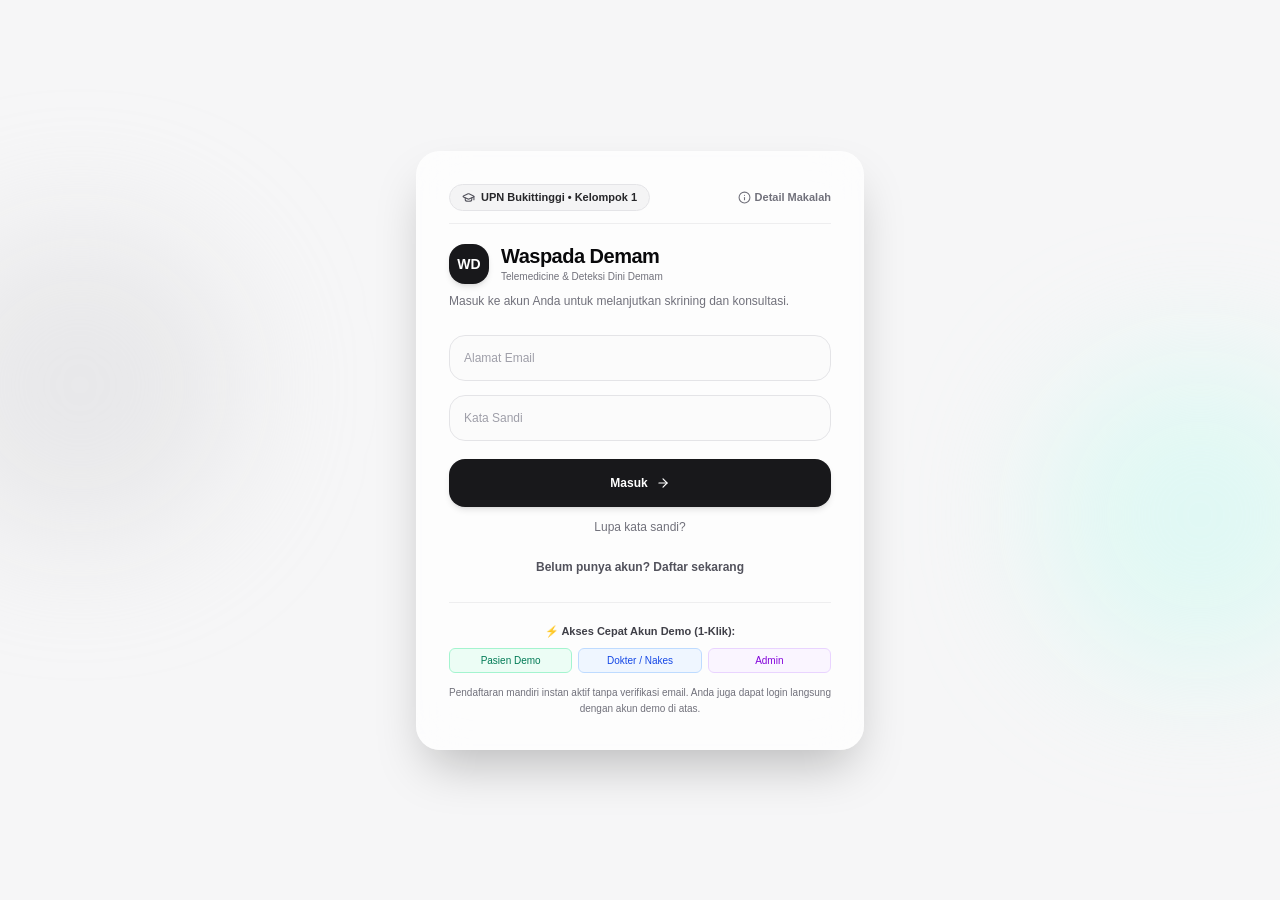
<file: waspada-demam/index.html>
<!doctype html>
<html lang="id" translate="no" class="notranslate">
  <head>
    <meta charset="UTF-8" />
    <meta name="google" content="notranslate" />
    <meta name="viewport" content="width=device-width, initial-scale=1.0, interactive-widget=resizes-content" />
    <meta name="theme-color" content="#00897B" />
    <meta name="mobile-web-app-capable" content="yes" />
    <meta name="apple-mobile-web-app-capable" content="yes" />
    <meta name="apple-mobile-web-app-status-bar-style" content="default" />
    <meta name="apple-mobile-web-app-title" content="WaspadaDemam" />
    <title>Waspada Demam</title>
    <meta name="description" content="An application built with Google AI Studio." />
    <meta property="og:title" content="My Google AI Studio App" />
    <meta property="og:description" content="An application built with Google AI Studio." />
    <meta property="og:type" content="website" />
    <meta name="twitter:card" content="summary_large_image" />
    <script type="module" crossorigin src="./assets/index-DU9zur72.js"></script>
    <link rel="stylesheet" crossorigin href="./assets/index-ChGuv1DD.css">
  <link rel="manifest" href="./manifest.webmanifest"></head>
  <body class="notranslate">
    <div id="root"></div>
  </body>
</html>
</file>
<file: waspada-demam/assets/index-ChGuv1DD.css>
/*! tailwindcss v4.3.5 | MIT License | https://tailwindcss.com */
@layer properties{@supports (((-webkit-hyphens:none)) and (not (margin-trim:block))) or ((-moz-orient:inline) and (not (color:rgb(from red r g b)))){*,:before,:after,::backdrop{--tw-scale-x:1;--tw-scale-y:1;--tw-scale-z:1;--tw-rotate-x:initial;--tw-rotate-y:initial;--tw-rotate-z:initial;--tw-skew-x:initial;--tw-skew-y:initial;--tw-space-y-reverse:0;--tw-divide-y-reverse:0;--tw-border-style:solid;--tw-leading:initial;--tw-font-weight:initial;--tw-tracking:initial;--tw-shadow:0 0 #0000;--tw-shadow-color:initial;--tw-shadow-alpha:100%;--tw-inset-shadow:0 0 #0000;--tw-inset-shadow-color:initial;--tw-inset-shadow-alpha:100%;--tw-ring-color:initial;--tw-ring-shadow:0 0 #0000;--tw-inset-ring-color:initial;--tw-inset-ring-shadow:0 0 #0000;--tw-ring-inset:initial;--tw-ring-offset-width:0px;--tw-ring-offset-color:#fff;--tw-ring-offset-shadow:0 0 #0000;--tw-blur:initial;--tw-brightness:initial;--tw-contrast:initial;--tw-grayscale:initial;--tw-hue-rotate:initial;--tw-invert:initial;--tw-opacity:initial;--tw-saturate:initial;--tw-sepia:initial;--tw-drop-shadow:initial;--tw-drop-shadow-color:initial;--tw-drop-shadow-alpha:100%;--tw-drop-shadow-size:initial;--tw-backdrop-blur:initial;--tw-backdrop-brightness:initial;--tw-backdrop-contrast:initial;--tw-backdrop-grayscale:initial;--tw-backdrop-hue-rotate:initial;--tw-backdrop-invert:initial;--tw-backdrop-opacity:initial;--tw-backdrop-saturate:initial;--tw-backdrop-sepia:initial;--tw-ease:initial;--tw-translate-x:0;--tw-translate-y:0;--tw-translate-z:0}}}@layer theme{:root,:host{--font-sans:-apple-system, BlinkMacSystemFont, "Segoe UI", Roboto, "Helvetica Neue", "Noto Sans", Arial, sans-serif, "Apple Color Emoji", "Segoe UI Emoji", "Segoe UI Symbol", "Noto Color Emoji";--font-mono:ui-monospace, SFMono-Regular, Menlo, Monaco, Consolas, "Liberation Mono", "Courier New", monospace;--color-amber-50:oklch(98.7% .022 95.277);--color-amber-100:oklch(96.2% .059 95.617);--color-amber-200:oklch(92.4% .12 95.746);--color-amber-300:oklch(87.9% .169 91.605);--color-amber-400:oklch(82.8% .189 84.429);--color-amber-500:oklch(76.9% .188 70.08);--color-amber-600:oklch(66.6% .179 58.318);--color-amber-700:oklch(55.5% .163 48.998);--color-amber-800:oklch(47.3% .137 46.201);--color-amber-900:oklch(41.4% .112 45.904);--color-emerald-50:oklch(97.9% .021 166.113);--color-emerald-100:oklch(95% .052 163.051);--color-emerald-200:oklch(90.5% .093 164.15);--color-emerald-300:oklch(84.5% .143 164.978);--color-emerald-400:oklch(76.5% .177 163.223);--color-emerald-500:oklch(69.6% .17 162.48);--color-emerald-600:oklch(59.6% .145 163.225);--color-emerald-700:oklch(50.8% .118 165.612);--color-emerald-800:oklch(43.2% .095 166.913);--color-emerald-900:oklch(37.8% .077 168.94);--color-teal-50:oklch(98.4% .014 180.72);--color-teal-100:oklch(95.3% .051 180.801);--color-teal-200:oklch(91% .096 180.426);--color-teal-400:oklch(77.7% .152 181.912);--color-teal-500:oklch(70.4% .14 182.503);--color-teal-600:oklch(60% .118 184.704);--color-teal-700:oklch(51.1% .096 186.391);--color-teal-800:oklch(43.7% .078 188.216);--color-teal-900:oklch(38.6% .063 188.416);--color-blue-50:oklch(97% .014 254.604);--color-blue-100:oklch(93.2% .032 255.585);--color-blue-200:oklch(88.2% .059 254.128);--color-blue-700:oklch(48.8% .243 264.376);--color-purple-50:oklch(97.7% .014 308.299);--color-purple-100:oklch(94.6% .033 307.174);--color-purple-200:oklch(90.2% .063 306.703);--color-purple-700:oklch(49.6% .265 301.924);--color-rose-50:oklch(96.9% .015 12.422);--color-rose-100:oklch(94.1% .03 12.58);--color-rose-200:oklch(89.2% .058 10.001);--color-rose-300:oklch(81% .117 11.638);--color-rose-400:oklch(71.2% .194 13.428);--color-rose-500:oklch(64.5% .246 16.439);--color-rose-600:oklch(58.6% .253 17.585);--color-rose-700:oklch(51.4% .222 16.935);--color-rose-800:oklch(45.5% .188 13.697);--color-rose-900:oklch(41% .159 10.272);--color-gray-50:oklch(98.5% .002 247.839);--color-gray-100:oklch(96.7% .003 264.542);--color-gray-400:oklch(70.7% .022 261.325);--color-gray-600:oklch(44.6% .03 256.802);--color-gray-900:oklch(21% .034 264.665);--color-zinc-50:oklch(98.5% 0 none);--color-zinc-100:oklch(96.7% .001 286.375);--color-zinc-200:oklch(92% .004 286.32);--color-zinc-300:oklch(87.1% .006 286.286);--color-zinc-400:oklch(70.5% .015 286.067);--color-zinc-500:oklch(55.2% .016 285.938);--color-zinc-600:oklch(44.2% .017 285.786);--color-zinc-700:oklch(37% .013 285.805);--color-zinc-800:oklch(27.4% .006 286.033);--color-zinc-900:oklch(21% .006 285.885);--color-zinc-950:oklch(14.1% .005 285.823);--color-white:#fff;--spacing:.25rem;--container-sm:24rem;--container-md:28rem;--container-lg:32rem;--container-2xl:42rem;--container-7xl:80rem;--text-xs:.75rem;--text-xs--line-height:calc(1 / .75);--text-sm:.875rem;--text-sm--line-height:calc(1.25 / .875);--text-base:1rem;--text-base--line-height:calc(1.5 / 1);--text-lg:1.125rem;--text-lg--line-height:calc(1.75 / 1.125);--text-xl:1.25rem;--text-xl--line-height:calc(1.75 / 1.25);--text-2xl:1.5rem;--text-2xl--line-height:calc(2 / 1.5);--text-3xl:1.875rem;--text-3xl--line-height:calc(2.25 / 1.875);--font-weight-normal:400;--font-weight-medium:500;--font-weight-semibold:600;--font-weight-bold:700;--font-weight-extrabold:800;--font-weight-black:900;--tracking-tight:-.025em;--tracking-wide:.025em;--tracking-wider:.05em;--leading-tight:1.25;--leading-snug:1.375;--leading-relaxed:1.625;--radius-xs:.125rem;--radius-md:.375rem;--radius-lg:.5rem;--radius-xl:.75rem;--radius-2xl:1rem;--radius-3xl:1.5rem;--ease-out:cubic-bezier(0, 0, .2, 1);--animate-pulse:pulse 2s cubic-bezier(.4, 0, .6, 1) infinite;--blur-xs:4px;--blur-sm:8px;--blur-md:12px;--blur-lg:16px;--blur-xl:24px;--blur-3xl:64px;--default-transition-duration:.15s;--default-transition-timing-function:cubic-bezier(.4, 0, .2, 1);--default-font-family:var(--font-sans);--default-mono-font-family:var(--font-mono)}}@layer base{*,:after,:before,::backdrop{box-sizing:border-box;border:0 solid;margin:0;padding:0}::file-selector-button{box-sizing:border-box;border:0 solid;margin:0;padding:0}html,:host{-webkit-text-size-adjust:100%;tab-size:4;line-height:1.5;font-family:var(--default-font-family,-apple-system, BlinkMacSystemFont, "Segoe UI", Roboto, "Helvetica Neue", "Noto Sans", Arial, sans-serif, "Apple Color Emoji", "Segoe UI Emoji", "Segoe UI Symbol", "Noto Color Emoji");font-feature-settings:var(--default-font-feature-settings,normal);font-variation-settings:var(--default-font-variation-settings,normal);-webkit-tap-highlight-color:transparent}hr{height:0;color:inherit;border-top-width:1px}abbr:where([title]){-webkit-text-decoration:underline dotted;text-decoration:underline dotted}h1,h2,h3,h4,h5,h6{font-size:inherit;font-weight:inherit}a{color:inherit;-webkit-text-decoration:inherit;-webkit-text-decoration:inherit;-webkit-text-decoration:inherit;-webkit-text-decoration:inherit;text-decoration:inherit}b,strong{font-weight:bolder}code,kbd,samp,pre{font-family:var(--default-mono-font-family,ui-monospace, SFMono-Regular, Menlo, Monaco, Consolas, "Liberation Mono", "Courier New", monospace);font-feature-settings:var(--default-mono-font-feature-settings,normal);font-variation-settings:var(--default-mono-font-variation-settings,normal);font-size:1em}small{font-size:80%}sub,sup{vertical-align:baseline;font-size:75%;line-height:0;position:relative}sub{bottom:-.25em}sup{top:-.5em}table{text-indent:0;border-color:inherit;border-collapse:collapse}:-moz-focusring:where(:not(iframe)){outline:auto}progress{vertical-align:baseline}summary{display:list-item}ol,ul,menu{list-style:none}img,svg,video,canvas,audio,iframe,embed,object{vertical-align:middle;display:block}img,video{max-width:100%;height:auto}button,input,select,optgroup,textarea{font:inherit;font-feature-settings:inherit;font-variation-settings:inherit;letter-spacing:inherit;color:inherit;opacity:1;background-color:#0000;border-radius:0}::file-selector-button{font:inherit;font-feature-settings:inherit;font-variation-settings:inherit;letter-spacing:inherit;color:inherit;opacity:1;background-color:#0000;border-radius:0}:where(select:is([multiple],[size])) optgroup{font-weight:bolder}:where(select:is([multiple],[size])) optgroup option{padding-inline-start:20px}::file-selector-button{margin-inline-end:4px}::placeholder{opacity:1}@supports (not ((-webkit-appearance:-apple-pay-button))) or (contain-intrinsic-size:1px){::placeholder{color:currentColor}@supports (color:color-mix(in lab, red, red)){::placeholder{color:color-mix(in oklab, currentcolor 50%, transparent)}}}textarea{resize:vertical}::-webkit-search-decoration{-webkit-appearance:none}::-webkit-date-and-time-value{min-height:1lh;text-align:inherit}::-webkit-datetime-edit{display:inline-flex}::-webkit-datetime-edit-fields-wrapper{padding:0}::-webkit-datetime-edit{padding-block:0}::-webkit-datetime-edit-year-field{padding-block:0}::-webkit-datetime-edit-month-field{padding-block:0}::-webkit-datetime-edit-day-field{padding-block:0}::-webkit-datetime-edit-hour-field{padding-block:0}::-webkit-datetime-edit-minute-field{padding-block:0}::-webkit-datetime-edit-second-field{padding-block:0}::-webkit-datetime-edit-millisecond-field{padding-block:0}::-webkit-datetime-edit-meridiem-field{padding-block:0}::-webkit-calendar-picker-indicator{line-height:1}:-moz-ui-invalid{box-shadow:none}button,input:where([type=button],[type=reset],[type=submit]){appearance:button}::file-selector-button{appearance:button}::-webkit-inner-spin-button{height:auto}::-webkit-outer-spin-button{height:auto}[hidden]:where(:not([hidden=until-found])){display:none!important}}@layer components;@layer utilities{.pointer-events-none{pointer-events:none}.absolute{position:absolute}.fixed{position:fixed}.relative{position:relative}.static{position:static}.sticky{position:sticky}.inset-0{inset:0}.inset-x-0{inset-inline:0}.top-0{top:0}.top-1\/4{top:25%}.top-3{top:calc(var(--spacing) * 3)}.top-5{top:calc(var(--spacing) * 5)}.top-20{top:calc(var(--spacing) * 20)}.-right-12{right:calc(var(--spacing) * -12)}.-right-20{right:calc(var(--spacing) * -20)}.right-0{right:0}.right-5{right:calc(var(--spacing) * 5)}.right-6{right:calc(var(--spacing) * 6)}.-bottom-12{bottom:calc(var(--spacing) * -12)}.bottom-0{bottom:0}.bottom-1\/4{bottom:25%}.bottom-4{bottom:calc(var(--spacing) * 4)}.-left-20{left:calc(var(--spacing) * -20)}.left-0{left:0}.left-3\.5{left:calc(var(--spacing) * 3.5)}.left-4{left:calc(var(--spacing) * 4)}.left-6{left:calc(var(--spacing) * 6)}.z-10{z-index:10}.z-20{z-index:20}.z-30{z-index:30}.z-40{z-index:40}.z-50{z-index:50}.mx-4{margin-inline:calc(var(--spacing) * 4)}.mx-auto{margin-inline:auto}.my-6{margin-block:calc(var(--spacing) * 6)}.mt-0\.5{margin-top:calc(var(--spacing) * .5)}.mt-1{margin-top:var(--spacing)}.mt-2{margin-top:calc(var(--spacing) * 2)}.mt-2\.5{margin-top:calc(var(--spacing) * 2.5)}.mt-3{margin-top:calc(var(--spacing) * 3)}.mt-4{margin-top:calc(var(--spacing) * 4)}.mt-6{margin-top:calc(var(--spacing) * 6)}.mt-8{margin-top:calc(var(--spacing) * 8)}.mb-0\.5{margin-bottom:calc(var(--spacing) * .5)}.mb-1{margin-bottom:var(--spacing)}.mb-1\.5{margin-bottom:calc(var(--spacing) * 1.5)}.mb-2{margin-bottom:calc(var(--spacing) * 2)}.mb-3{margin-bottom:calc(var(--spacing) * 3)}.mb-4{margin-bottom:calc(var(--spacing) * 4)}.mb-5{margin-bottom:calc(var(--spacing) * 5)}.mb-6{margin-bottom:calc(var(--spacing) * 6)}.mb-8{margin-bottom:calc(var(--spacing) * 8)}.ml-1{margin-left:var(--spacing)}.block{display:block}.flex{display:flex}.grid{display:grid}.hidden{display:none}.inline-block{display:inline-block}.h-1{height:var(--spacing)}.h-2{height:calc(var(--spacing) * 2)}.h-4{height:calc(var(--spacing) * 4)}.h-6{height:calc(var(--spacing) * 6)}.h-7{height:calc(var(--spacing) * 7)}.h-8{height:calc(var(--spacing) * 8)}.h-9{height:calc(var(--spacing) * 9)}.h-10{height:calc(var(--spacing) * 10)}.h-28{height:calc(var(--spacing) * 28)}.h-44{height:calc(var(--spacing) * 44)}.h-64{height:calc(var(--spacing) * 64)}.h-80{height:calc(var(--spacing) * 80)}.h-96{height:calc(var(--spacing) * 96)}.h-full{height:100%}.max-h-56{max-height:calc(var(--spacing) * 56)}.max-h-\[34rem\]{max-height:34rem}.max-h-\[90vh\]{max-height:90vh}.max-h-\[620px\]{max-height:620px}.min-h-0{min-height:0}.min-h-11{min-height:calc(var(--spacing) * 11)}.min-h-screen{min-height:100vh}.w-1{width:var(--spacing)}.w-2{width:calc(var(--spacing) * 2)}.w-4{width:calc(var(--spacing) * 4)}.w-7{width:calc(var(--spacing) * 7)}.w-8{width:calc(var(--spacing) * 8)}.w-9{width:calc(var(--spacing) * 9)}.w-10{width:calc(var(--spacing) * 10)}.w-11{width:calc(var(--spacing) * 11)}.w-44{width:calc(var(--spacing) * 44)}.w-80{width:calc(var(--spacing) * 80)}.w-full{width:100%}.max-w-2xl{max-width:var(--container-2xl)}.max-w-7xl{max-width:var(--container-7xl)}.max-w-48{max-width:calc(var(--spacing) * 48)}.max-w-\[85\%\]{max-width:85%}.max-w-lg{max-width:var(--container-lg)}.max-w-md{max-width:var(--container-md)}.max-w-sm{max-width:var(--container-sm)}.min-w-0{min-width:0}.flex-1{flex:1}.shrink-0{flex-shrink:0}.flex-grow{flex-grow:1}.scale-105{--tw-scale-x:105%;--tw-scale-y:105%;--tw-scale-z:105%;scale:var(--tw-scale-x) var(--tw-scale-y)}.rotate-180{rotate:180deg}.transform{transform:var(--tw-rotate-x, ) var(--tw-rotate-y, ) var(--tw-rotate-z, ) var(--tw-skew-x, ) var(--tw-skew-y, )}.animate-pulse{animation:var(--animate-pulse)}.cursor-pointer{cursor:pointer}.touch-manipulation{touch-action:manipulation}.resize{resize:both}.grid-cols-1{grid-template-columns:repeat(1,minmax(0,1fr))}.grid-cols-2{grid-template-columns:repeat(2,minmax(0,1fr))}.grid-cols-3{grid-template-columns:repeat(3,minmax(0,1fr))}.flex-col{flex-direction:column}.flex-wrap{flex-wrap:wrap}.items-center{align-items:center}.items-end{align-items:flex-end}.items-start{align-items:flex-start}.justify-around{justify-content:space-around}.justify-between{justify-content:space-between}.justify-center{justify-content:center}.justify-end{justify-content:flex-end}.justify-start{justify-content:flex-start}.gap-1{gap:var(--spacing)}.gap-1\.5{gap:calc(var(--spacing) * 1.5)}.gap-2{gap:calc(var(--spacing) * 2)}.gap-2\.5{gap:calc(var(--spacing) * 2.5)}.gap-3{gap:calc(var(--spacing) * 3)}.gap-4{gap:calc(var(--spacing) * 4)}.gap-5{gap:calc(var(--spacing) * 5)}.gap-6{gap:calc(var(--spacing) * 6)}:where(.space-y-0\.5>:not(:last-child)){--tw-space-y-reverse:0;margin-block-start:calc(calc(var(--spacing) * .5) * var(--tw-space-y-reverse));margin-block-end:calc(calc(var(--spacing) * .5) * calc(1 - var(--tw-space-y-reverse)))}:where(.space-y-1\.5>:not(:last-child)){--tw-space-y-reverse:0;margin-block-start:calc(calc(var(--spacing) * 1.5) * var(--tw-space-y-reverse));margin-block-end:calc(calc(var(--spacing) * 1.5) * calc(1 - var(--tw-space-y-reverse)))}:where(.space-y-2>:not(:last-child)){--tw-space-y-reverse:0;margin-block-start:calc(calc(var(--spacing) * 2) * var(--tw-space-y-reverse));margin-block-end:calc(calc(var(--spacing) * 2) * calc(1 - var(--tw-space-y-reverse)))}:where(.space-y-3>:not(:last-child)){--tw-space-y-reverse:0;margin-block-start:calc(calc(var(--spacing) * 3) * var(--tw-space-y-reverse));margin-block-end:calc(calc(var(--spacing) * 3) * calc(1 - var(--tw-space-y-reverse)))}:where(.space-y-3\.5>:not(:last-child)){--tw-space-y-reverse:0;margin-block-start:calc(calc(var(--spacing) * 3.5) * var(--tw-space-y-reverse));margin-block-end:calc(calc(var(--spacing) * 3.5) * calc(1 - var(--tw-space-y-reverse)))}:where(.space-y-4>:not(:last-child)){--tw-space-y-reverse:0;margin-block-start:calc(calc(var(--spacing) * 4) * var(--tw-space-y-reverse));margin-block-end:calc(calc(var(--spacing) * 4) * calc(1 - var(--tw-space-y-reverse)))}:where(.space-y-5>:not(:last-child)){--tw-space-y-reverse:0;margin-block-start:calc(calc(var(--spacing) * 5) * var(--tw-space-y-reverse));margin-block-end:calc(calc(var(--spacing) * 5) * calc(1 - var(--tw-space-y-reverse)))}:where(.space-y-6>:not(:last-child)){--tw-space-y-reverse:0;margin-block-start:calc(calc(var(--spacing) * 6) * var(--tw-space-y-reverse));margin-block-end:calc(calc(var(--spacing) * 6) * calc(1 - var(--tw-space-y-reverse)))}:where(.divide-y>:not(:last-child)){--tw-divide-y-reverse:0;border-bottom-style:var(--tw-border-style);border-top-style:var(--tw-border-style);border-top-width:calc(1px * var(--tw-divide-y-reverse));border-bottom-width:calc(1px * calc(1 - var(--tw-divide-y-reverse)))}:where(.divide-zinc-100>:not(:last-child)){border-color:var(--color-zinc-100)}.truncate{text-overflow:ellipsis;white-space:nowrap;overflow:hidden}.overflow-hidden{overflow:hidden}.overflow-x-auto{overflow-x:auto}.overflow-y-auto{overflow-y:auto}.rounded-2xl{border-radius:var(--radius-2xl)}.rounded-3xl{border-radius:var(--radius-3xl)}.rounded-full{border-radius:2147483647px}.rounded-lg{border-radius:var(--radius-lg)}.rounded-md{border-radius:var(--radius-md)}.rounded-xl{border-radius:var(--radius-xl)}.rounded-t-3xl{border-top-left-radius:var(--radius-3xl);border-top-right-radius:var(--radius-3xl)}.rounded-b-3xl{border-bottom-right-radius:var(--radius-3xl);border-bottom-left-radius:var(--radius-3xl)}.rounded-br-xs{border-bottom-right-radius:var(--radius-xs)}.rounded-bl-xs{border-bottom-left-radius:var(--radius-xs)}.border{border-style:var(--tw-border-style);border-width:1px}.border-x{border-inline-style:var(--tw-border-style);border-inline-width:1px}.border-t{border-top-style:var(--tw-border-style);border-top-width:1px}.border-b{border-bottom-style:var(--tw-border-style);border-bottom-width:1px}.border-amber-200{border-color:var(--color-amber-200)}.border-amber-300{border-color:var(--color-amber-300)}.border-blue-200{border-color:var(--color-blue-200)}.border-emerald-200{border-color:var(--color-emerald-200)}.border-emerald-300{border-color:var(--color-emerald-300)}.border-gray-100{border-color:var(--color-gray-100)}.border-purple-200{border-color:var(--color-purple-200)}.border-rose-100{border-color:var(--color-rose-100)}.border-rose-200{border-color:var(--color-rose-200)}.border-rose-200\/80{border-color:#ffccd3cc}@supports (color:color-mix(in lab, red, red)){.border-rose-200\/80{border-color:color-mix(in oklab, var(--color-rose-200) 80%, transparent)}}.border-rose-300{border-color:var(--color-rose-300)}.border-rose-400{border-color:var(--color-rose-400)}.border-teal-200{border-color:var(--color-teal-200)}.border-white\/15{border-color:#ffffff26}@supports (color:color-mix(in lab, red, red)){.border-white\/15{border-color:color-mix(in oklab, var(--color-white) 15%, transparent)}}.border-white\/60{border-color:#fff9}@supports (color:color-mix(in lab, red, red)){.border-white\/60{border-color:color-mix(in oklab, var(--color-white) 60%, transparent)}}.border-zinc-100{border-color:var(--color-zinc-100)}.border-zinc-200{border-color:var(--color-zinc-200)}.border-zinc-200\/60{border-color:#e4e4e799}@supports (color:color-mix(in lab, red, red)){.border-zinc-200\/60{border-color:color-mix(in oklab, var(--color-zinc-200) 60%, transparent)}}.border-zinc-200\/70{border-color:#e4e4e7b3}@supports (color:color-mix(in lab, red, red)){.border-zinc-200\/70{border-color:color-mix(in oklab, var(--color-zinc-200) 70%, transparent)}}.border-zinc-200\/80{border-color:#e4e4e7cc}@supports (color:color-mix(in lab, red, red)){.border-zinc-200\/80{border-color:color-mix(in oklab, var(--color-zinc-200) 80%, transparent)}}.border-zinc-200\/90{border-color:#e4e4e7e6}@supports (color:color-mix(in lab, red, red)){.border-zinc-200\/90{border-color:color-mix(in oklab, var(--color-zinc-200) 90%, transparent)}}.border-zinc-300{border-color:var(--color-zinc-300)}.border-zinc-800{border-color:var(--color-zinc-800)}.border-zinc-900{border-color:var(--color-zinc-900)}.bg-amber-50{background-color:var(--color-amber-50)}.bg-amber-50\/70{background-color:#fffbebb3}@supports (color:color-mix(in lab, red, red)){.bg-amber-50\/70{background-color:color-mix(in oklab, var(--color-amber-50) 70%, transparent)}}.bg-amber-100{background-color:var(--color-amber-100)}.bg-amber-500{background-color:var(--color-amber-500)}.bg-blue-50{background-color:var(--color-blue-50)}.bg-emerald-50{background-color:var(--color-emerald-50)}.bg-emerald-50\/70{background-color:#ecfdf5b3}@supports (color:color-mix(in lab, red, red)){.bg-emerald-50\/70{background-color:color-mix(in oklab, var(--color-emerald-50) 70%, transparent)}}.bg-emerald-100{background-color:var(--color-emerald-100)}.bg-emerald-200{background-color:var(--color-emerald-200)}.bg-emerald-600{background-color:var(--color-emerald-600)}.bg-gray-50{background-color:var(--color-gray-50)}.bg-purple-50{background-color:var(--color-purple-50)}.bg-rose-50{background-color:var(--color-rose-50)}.bg-rose-50\/70{background-color:#fff1f2b3}@supports (color:color-mix(in lab, red, red)){.bg-rose-50\/70{background-color:color-mix(in oklab, var(--color-rose-50) 70%, transparent)}}.bg-rose-100{background-color:var(--color-rose-100)}.bg-rose-200{background-color:var(--color-rose-200)}.bg-rose-600{background-color:var(--color-rose-600)}.bg-rose-800{background-color:var(--color-rose-800)}.bg-teal-50{background-color:var(--color-teal-50)}.bg-teal-100\/50{background-color:#cbfbf180}@supports (color:color-mix(in lab, red, red)){.bg-teal-100\/50{background-color:color-mix(in oklab, var(--color-teal-100) 50%, transparent)}}.bg-teal-500\/10{background-color:#00baa71a}@supports (color:color-mix(in lab, red, red)){.bg-teal-500\/10{background-color:color-mix(in oklab, var(--color-teal-500) 10%, transparent)}}.bg-teal-700{background-color:var(--color-teal-700)}.bg-white{background-color:var(--color-white)}.bg-white\/10{background-color:#ffffff1a}@supports (color:color-mix(in lab, red, red)){.bg-white\/10{background-color:color-mix(in oklab, var(--color-white) 10%, transparent)}}.bg-white\/15{background-color:#ffffff26}@supports (color:color-mix(in lab, red, red)){.bg-white\/15{background-color:color-mix(in oklab, var(--color-white) 15%, transparent)}}.bg-white\/85{background-color:#ffffffd9}@supports (color:color-mix(in lab, red, red)){.bg-white\/85{background-color:color-mix(in oklab, var(--color-white) 85%, transparent)}}.bg-white\/90{background-color:#ffffffe6}@supports (color:color-mix(in lab, red, red)){.bg-white\/90{background-color:color-mix(in oklab, var(--color-white) 90%, transparent)}}.bg-zinc-50{background-color:var(--color-zinc-50)}.bg-zinc-50\/70{background-color:#fafafab3}@supports (color:color-mix(in lab, red, red)){.bg-zinc-50\/70{background-color:color-mix(in oklab, var(--color-zinc-50) 70%, transparent)}}.bg-zinc-50\/80{background-color:#fafafacc}@supports (color:color-mix(in lab, red, red)){.bg-zinc-50\/80{background-color:color-mix(in oklab, var(--color-zinc-50) 80%, transparent)}}.bg-zinc-100{background-color:var(--color-zinc-100)}.bg-zinc-100\/80{background-color:#f4f4f5cc}@supports (color:color-mix(in lab, red, red)){.bg-zinc-100\/80{background-color:color-mix(in oklab, var(--color-zinc-100) 80%, transparent)}}.bg-zinc-200{background-color:var(--color-zinc-200)}.bg-zinc-300{background-color:var(--color-zinc-300)}.bg-zinc-300\/40{background-color:#d4d4d866}@supports (color:color-mix(in lab, red, red)){.bg-zinc-300\/40{background-color:color-mix(in oklab, var(--color-zinc-300) 40%, transparent)}}.bg-zinc-800{background-color:var(--color-zinc-800)}.bg-zinc-900{background-color:var(--color-zinc-900)}.bg-zinc-950{background-color:var(--color-zinc-950)}.bg-zinc-950\/60{background-color:#09090b99}@supports (color:color-mix(in lab, red, red)){.bg-zinc-950\/60{background-color:color-mix(in oklab, var(--color-zinc-950) 60%, transparent)}}.bg-zinc-950\/65{background-color:#09090ba6}@supports (color:color-mix(in lab, red, red)){.bg-zinc-950\/65{background-color:color-mix(in oklab, var(--color-zinc-950) 65%, transparent)}}.p-1{padding:var(--spacing)}.p-1\.5{padding:calc(var(--spacing) * 1.5)}.p-2{padding:calc(var(--spacing) * 2)}.p-2\.5{padding:calc(var(--spacing) * 2.5)}.p-3{padding:calc(var(--spacing) * 3)}.p-3\.5{padding:calc(var(--spacing) * 3.5)}.p-4{padding:calc(var(--spacing) * 4)}.p-5{padding:calc(var(--spacing) * 5)}.p-6{padding:calc(var(--spacing) * 6)}.p-7{padding:calc(var(--spacing) * 7)}.p-8{padding:calc(var(--spacing) * 8)}.p-12{padding:calc(var(--spacing) * 12)}.px-1{padding-inline:var(--spacing)}.px-2{padding-inline:calc(var(--spacing) * 2)}.px-2\.5{padding-inline:calc(var(--spacing) * 2.5)}.px-3{padding-inline:calc(var(--spacing) * 3)}.px-3\.5{padding-inline:calc(var(--spacing) * 3.5)}.px-4{padding-inline:calc(var(--spacing) * 4)}.px-5{padding-inline:calc(var(--spacing) * 5)}.px-6{padding-inline:calc(var(--spacing) * 6)}.py-0\.5{padding-block:calc(var(--spacing) * .5)}.py-1{padding-block:var(--spacing)}.py-1\.5{padding-block:calc(var(--spacing) * 1.5)}.py-2{padding-block:calc(var(--spacing) * 2)}.py-2\.5{padding-block:calc(var(--spacing) * 2.5)}.py-3\.5{padding-block:calc(var(--spacing) * 3.5)}.py-4{padding-block:calc(var(--spacing) * 4)}.py-8{padding-block:calc(var(--spacing) * 8)}.pt-1{padding-top:var(--spacing)}.pt-2{padding-top:calc(var(--spacing) * 2)}.pt-3{padding-top:calc(var(--spacing) * 3)}.pt-4{padding-top:calc(var(--spacing) * 4)}.pt-5{padding-top:calc(var(--spacing) * 5)}.pt-6{padding-top:calc(var(--spacing) * 6)}.pr-1{padding-right:var(--spacing)}.pr-4{padding-right:calc(var(--spacing) * 4)}.pb-2{padding-bottom:calc(var(--spacing) * 2)}.pb-3{padding-bottom:calc(var(--spacing) * 3)}.pb-4{padding-bottom:calc(var(--spacing) * 4)}.pb-5{padding-bottom:calc(var(--spacing) * 5)}.pb-12{padding-bottom:calc(var(--spacing) * 12)}.pb-20{padding-bottom:calc(var(--spacing) * 20)}.pb-24{padding-bottom:calc(var(--spacing) * 24)}.pl-10{padding-left:calc(var(--spacing) * 10)}.text-center{text-align:center}.text-left{text-align:left}.text-right{text-align:right}.font-mono{font-family:var(--font-mono)}.font-sans{font-family:var(--font-sans)}.text-2xl{font-size:var(--text-2xl);line-height:var(--tw-leading,var(--text-2xl--line-height))}.text-3xl{font-size:var(--text-3xl);line-height:var(--tw-leading,var(--text-3xl--line-height))}.text-base{font-size:var(--text-base);line-height:var(--tw-leading,var(--text-base--line-height))}.text-lg{font-size:var(--text-lg);line-height:var(--tw-leading,var(--text-lg--line-height))}.text-sm{font-size:var(--text-sm);line-height:var(--tw-leading,var(--text-sm--line-height))}.text-xl{font-size:var(--text-xl);line-height:var(--tw-leading,var(--text-xl--line-height))}.text-xs{font-size:var(--text-xs);line-height:var(--tw-leading,var(--text-xs--line-height))}.text-\[10px\]{font-size:10px}.text-\[11px\]{font-size:11px}.leading-relaxed{--tw-leading:var(--leading-relaxed);line-height:var(--leading-relaxed)}.leading-snug{--tw-leading:var(--leading-snug);line-height:var(--leading-snug)}.leading-tight{--tw-leading:var(--leading-tight);line-height:var(--leading-tight)}.font-black{--tw-font-weight:var(--font-weight-black);font-weight:var(--font-weight-black)}.font-bold{--tw-font-weight:var(--font-weight-bold);font-weight:var(--font-weight-bold)}.font-extrabold{--tw-font-weight:var(--font-weight-extrabold);font-weight:var(--font-weight-extrabold)}.font-medium{--tw-font-weight:var(--font-weight-medium);font-weight:var(--font-weight-medium)}.font-normal{--tw-font-weight:var(--font-weight-normal);font-weight:var(--font-weight-normal)}.font-semibold{--tw-font-weight:var(--font-weight-semibold);font-weight:var(--font-weight-semibold)}.tracking-tight{--tw-tracking:var(--tracking-tight);letter-spacing:var(--tracking-tight)}.tracking-wide{--tw-tracking:var(--tracking-wide);letter-spacing:var(--tracking-wide)}.tracking-wider{--tw-tracking:var(--tracking-wider);letter-spacing:var(--tracking-wider)}.whitespace-pre-wrap{white-space:pre-wrap}.text-amber-200{color:var(--color-amber-200)}.text-amber-500{color:var(--color-amber-500)}.text-amber-600{color:var(--color-amber-600)}.text-amber-700{color:var(--color-amber-700)}.text-amber-800{color:var(--color-amber-800)}.text-amber-900{color:var(--color-amber-900)}.text-blue-700{color:var(--color-blue-700)}.text-emerald-500{color:var(--color-emerald-500)}.text-emerald-600{color:var(--color-emerald-600)}.text-emerald-700{color:var(--color-emerald-700)}.text-emerald-800{color:var(--color-emerald-800)}.text-emerald-900{color:var(--color-emerald-900)}.text-gray-400{color:var(--color-gray-400)}.text-gray-600{color:var(--color-gray-600)}.text-gray-900{color:var(--color-gray-900)}.text-purple-700{color:var(--color-purple-700)}.text-rose-100{color:var(--color-rose-100)}.text-rose-500{color:var(--color-rose-500)}.text-rose-600{color:var(--color-rose-600)}.text-rose-700{color:var(--color-rose-700)}.text-rose-800{color:var(--color-rose-800)}.text-rose-900{color:var(--color-rose-900)}.text-teal-400{color:var(--color-teal-400)}.text-teal-600{color:var(--color-teal-600)}.text-teal-700{color:var(--color-teal-700)}.text-teal-800{color:var(--color-teal-800)}.text-teal-900{color:var(--color-teal-900)}.text-white{color:var(--color-white)}.text-white\/70{color:#ffffffb3}@supports (color:color-mix(in lab, red, red)){.text-white\/70{color:color-mix(in oklab, var(--color-white) 70%, transparent)}}.text-white\/80{color:#fffc}@supports (color:color-mix(in lab, red, red)){.text-white\/80{color:color-mix(in oklab, var(--color-white) 80%, transparent)}}.text-white\/90{color:#ffffffe6}@supports (color:color-mix(in lab, red, red)){.text-white\/90{color:color-mix(in oklab, var(--color-white) 90%, transparent)}}.text-zinc-200{color:var(--color-zinc-200)}.text-zinc-300{color:var(--color-zinc-300)}.text-zinc-300\/85{color:#d4d4d8d9}@supports (color:color-mix(in lab, red, red)){.text-zinc-300\/85{color:color-mix(in oklab, var(--color-zinc-300) 85%, transparent)}}.text-zinc-400{color:var(--color-zinc-400)}.text-zinc-500{color:var(--color-zinc-500)}.text-zinc-600{color:var(--color-zinc-600)}.text-zinc-700{color:var(--color-zinc-700)}.text-zinc-800{color:var(--color-zinc-800)}.text-zinc-900{color:var(--color-zinc-900)}.text-zinc-950{color:var(--color-zinc-950)}.capitalize{text-transform:capitalize}.uppercase{text-transform:uppercase}.italic{font-style:italic}.underline{text-decoration-line:underline}.opacity-40{opacity:.4}.opacity-80{opacity:.8}.shadow-2xl{--tw-shadow:0 25px 50px -12px var(--tw-shadow-color,#00000040);box-shadow:var(--tw-inset-shadow), var(--tw-inset-ring-shadow), var(--tw-ring-offset-shadow), var(--tw-ring-shadow), var(--tw-shadow)}.shadow-2xs{--tw-shadow:0 1px var(--tw-shadow-color,#0000000d);box-shadow:var(--tw-inset-shadow), var(--tw-inset-ring-shadow), var(--tw-ring-offset-shadow), var(--tw-ring-shadow), var(--tw-shadow)}.shadow-lg{--tw-shadow:0 10px 15px -3px var(--tw-shadow-color,#0000001a), 0 4px 6px -4px var(--tw-shadow-color,#0000001a);box-shadow:var(--tw-inset-shadow), var(--tw-inset-ring-shadow), var(--tw-ring-offset-shadow), var(--tw-ring-shadow), var(--tw-shadow)}.shadow-md{--tw-shadow:0 4px 6px -1px var(--tw-shadow-color,#0000001a), 0 2px 4px -2px var(--tw-shadow-color,#0000001a);box-shadow:var(--tw-inset-shadow), var(--tw-inset-ring-shadow), var(--tw-ring-offset-shadow), var(--tw-ring-shadow), var(--tw-shadow)}.shadow-sm{--tw-shadow:0 1px 3px 0 var(--tw-shadow-color,#0000001a), 0 1px 2px -1px var(--tw-shadow-color,#0000001a);box-shadow:var(--tw-inset-shadow), var(--tw-inset-ring-shadow), var(--tw-ring-offset-shadow), var(--tw-ring-shadow), var(--tw-shadow)}.shadow-xl{--tw-shadow:0 20px 25px -5px var(--tw-shadow-color,#0000001a), 0 8px 10px -6px var(--tw-shadow-color,#0000001a);box-shadow:var(--tw-inset-shadow), var(--tw-inset-ring-shadow), var(--tw-ring-offset-shadow), var(--tw-ring-shadow), var(--tw-shadow)}.shadow-xs{--tw-shadow:0 1px 2px 0 var(--tw-shadow-color,#0000000d);box-shadow:var(--tw-inset-shadow), var(--tw-inset-ring-shadow), var(--tw-ring-offset-shadow), var(--tw-ring-shadow), var(--tw-shadow)}.ring-2{--tw-ring-shadow:var(--tw-ring-inset, ) 0 0 0 calc(2px + var(--tw-ring-offset-width)) var(--tw-ring-color,currentcolor);box-shadow:var(--tw-inset-shadow), var(--tw-inset-ring-shadow), var(--tw-ring-offset-shadow), var(--tw-ring-shadow), var(--tw-shadow)}.ring-amber-400\/20{--tw-ring-color:#fcbb0033}@supports (color:color-mix(in lab, red, red)){.ring-amber-400\/20{--tw-ring-color:color-mix(in oklab, var(--color-amber-400) 20%, transparent)}}.ring-emerald-400\/20{--tw-ring-color:#00d29433}@supports (color:color-mix(in lab, red, red)){.ring-emerald-400\/20{--tw-ring-color:color-mix(in oklab, var(--color-emerald-400) 20%, transparent)}}.ring-rose-400\/20{--tw-ring-color:#ff667f33}@supports (color:color-mix(in lab, red, red)){.ring-rose-400\/20{--tw-ring-color:color-mix(in oklab, var(--color-rose-400) 20%, transparent)}}.ring-zinc-700{--tw-ring-color:var(--color-zinc-700)}.ring-zinc-900\/10{--tw-ring-color:#18181b1a}@supports (color:color-mix(in lab, red, red)){.ring-zinc-900\/10{--tw-ring-color:color-mix(in oklab, var(--color-zinc-900) 10%, transparent)}}.blur-3xl{--tw-blur:blur(var(--blur-3xl));filter:var(--tw-blur, ) var(--tw-brightness, ) var(--tw-contrast, ) var(--tw-grayscale, ) var(--tw-hue-rotate, ) var(--tw-invert, ) var(--tw-saturate, ) var(--tw-sepia, ) var(--tw-drop-shadow, )}.filter{filter:var(--tw-blur, ) var(--tw-brightness, ) var(--tw-contrast, ) var(--tw-grayscale, ) var(--tw-hue-rotate, ) var(--tw-invert, ) var(--tw-saturate, ) var(--tw-sepia, ) var(--tw-drop-shadow, )}.backdrop-blur-lg{--tw-backdrop-blur:blur(var(--blur-lg));-webkit-backdrop-filter:var(--tw-backdrop-blur, ) var(--tw-backdrop-brightness, ) var(--tw-backdrop-contrast, ) var(--tw-backdrop-grayscale, ) var(--tw-backdrop-hue-rotate, ) var(--tw-backdrop-invert, ) var(--tw-backdrop-opacity, ) var(--tw-backdrop-saturate, ) var(--tw-backdrop-sepia, );backdrop-filter:var(--tw-backdrop-blur, ) var(--tw-backdrop-brightness, ) var(--tw-backdrop-contrast, ) var(--tw-backdrop-grayscale, ) var(--tw-backdrop-hue-rotate, ) var(--tw-backdrop-invert, ) var(--tw-backdrop-opacity, ) var(--tw-backdrop-saturate, ) var(--tw-backdrop-sepia, )}.backdrop-blur-md{--tw-backdrop-blur:blur(var(--blur-md));-webkit-backdrop-filter:var(--tw-backdrop-blur, ) var(--tw-backdrop-brightness, ) var(--tw-backdrop-contrast, ) var(--tw-backdrop-grayscale, ) var(--tw-backdrop-hue-rotate, ) var(--tw-backdrop-invert, ) var(--tw-backdrop-opacity, ) var(--tw-backdrop-saturate, ) var(--tw-backdrop-sepia, );backdrop-filter:var(--tw-backdrop-blur, ) var(--tw-backdrop-brightness, ) var(--tw-backdrop-contrast, ) var(--tw-backdrop-grayscale, ) var(--tw-backdrop-hue-rotate, ) var(--tw-backdrop-invert, ) var(--tw-backdrop-opacity, ) var(--tw-backdrop-saturate, ) var(--tw-backdrop-sepia, )}.backdrop-blur-sm{--tw-backdrop-blur:blur(var(--blur-sm));-webkit-backdrop-filter:var(--tw-backdrop-blur, ) var(--tw-backdrop-brightness, ) var(--tw-backdrop-contrast, ) var(--tw-backdrop-grayscale, ) var(--tw-backdrop-hue-rotate, ) var(--tw-backdrop-invert, ) var(--tw-backdrop-opacity, ) var(--tw-backdrop-saturate, ) var(--tw-backdrop-sepia, );backdrop-filter:var(--tw-backdrop-blur, ) var(--tw-backdrop-brightness, ) var(--tw-backdrop-contrast, ) var(--tw-backdrop-grayscale, ) var(--tw-backdrop-hue-rotate, ) var(--tw-backdrop-invert, ) var(--tw-backdrop-opacity, ) var(--tw-backdrop-saturate, ) var(--tw-backdrop-sepia, )}.backdrop-blur-xl{--tw-backdrop-blur:blur(var(--blur-xl));-webkit-backdrop-filter:var(--tw-backdrop-blur, ) var(--tw-backdrop-brightness, ) var(--tw-backdrop-contrast, ) var(--tw-backdrop-grayscale, ) var(--tw-backdrop-hue-rotate, ) var(--tw-backdrop-invert, ) var(--tw-backdrop-opacity, ) var(--tw-backdrop-saturate, ) var(--tw-backdrop-sepia, );backdrop-filter:var(--tw-backdrop-blur, ) var(--tw-backdrop-brightness, ) var(--tw-backdrop-contrast, ) var(--tw-backdrop-grayscale, ) var(--tw-backdrop-hue-rotate, ) var(--tw-backdrop-invert, ) var(--tw-backdrop-opacity, ) var(--tw-backdrop-saturate, ) var(--tw-backdrop-sepia, )}.backdrop-blur-xs{--tw-backdrop-blur:blur(var(--blur-xs));-webkit-backdrop-filter:var(--tw-backdrop-blur, ) var(--tw-backdrop-brightness, ) var(--tw-backdrop-contrast, ) var(--tw-backdrop-grayscale, ) var(--tw-backdrop-hue-rotate, ) var(--tw-backdrop-invert, ) var(--tw-backdrop-opacity, ) var(--tw-backdrop-saturate, ) var(--tw-backdrop-sepia, );backdrop-filter:var(--tw-backdrop-blur, ) var(--tw-backdrop-brightness, ) var(--tw-backdrop-contrast, ) var(--tw-backdrop-grayscale, ) var(--tw-backdrop-hue-rotate, ) var(--tw-backdrop-invert, ) var(--tw-backdrop-opacity, ) var(--tw-backdrop-saturate, ) var(--tw-backdrop-sepia, )}.transition{transition-property:color,background-color,border-color,outline-color,text-decoration-color,fill,stroke,--tw-gradient-from,--tw-gradient-via,--tw-gradient-to,opacity,box-shadow,transform,translate,scale,rotate,filter,-webkit-backdrop-filter,backdrop-filter,display,content-visibility,overlay,pointer-events;transition-timing-function:var(--tw-ease,var(--default-transition-timing-function));transition-duration:var(--tw-duration,var(--default-transition-duration))}.transition-all{transition-property:all;transition-timing-function:var(--tw-ease,var(--default-transition-timing-function));transition-duration:var(--tw-duration,var(--default-transition-duration))}.transition-colors{transition-property:color,background-color,border-color,outline-color,text-decoration-color,fill,stroke,--tw-gradient-from,--tw-gradient-via,--tw-gradient-to;transition-timing-function:var(--tw-ease,var(--default-transition-timing-function));transition-duration:var(--tw-duration,var(--default-transition-duration))}.transition-transform{transition-property:transform,translate,scale,rotate;transition-timing-function:var(--tw-ease,var(--default-transition-timing-function));transition-duration:var(--tw-duration,var(--default-transition-duration))}.ease-out{--tw-ease:var(--ease-out);transition-timing-function:var(--ease-out)}@media (hover:hover){:is(:where(.group):hover .group-hover\:translate-x-0\.5){--tw-translate-x:calc(var(--spacing) * .5);translate:var(--tw-translate-x) var(--tw-translate-y)}:is(:where(.group):hover .group-hover\:scale-105){--tw-scale-x:105%;--tw-scale-y:105%;--tw-scale-z:105%;scale:var(--tw-scale-x) var(--tw-scale-y)}}.placeholder\:text-zinc-400::placeholder{color:var(--color-zinc-400)}@media (hover:hover){.hover\:border-zinc-300:hover{border-color:var(--color-zinc-300)}.hover\:border-zinc-400:hover{border-color:var(--color-zinc-400)}.hover\:bg-blue-100:hover{background-color:var(--color-blue-100)}.hover\:bg-emerald-100:hover{background-color:var(--color-emerald-100)}.hover\:bg-purple-100:hover{background-color:var(--color-purple-100)}.hover\:bg-rose-50:hover{background-color:var(--color-rose-50)}.hover\:bg-rose-100:hover{background-color:var(--color-rose-100)}.hover\:bg-rose-200:hover{background-color:var(--color-rose-200)}.hover\:bg-rose-700:hover{background-color:var(--color-rose-700)}.hover\:bg-white\/20:hover{background-color:#fff3}@supports (color:color-mix(in lab, red, red)){.hover\:bg-white\/20:hover{background-color:color-mix(in oklab, var(--color-white) 20%, transparent)}}.hover\:bg-zinc-50:hover{background-color:var(--color-zinc-50)}.hover\:bg-zinc-50\/80:hover{background-color:#fafafacc}@supports (color:color-mix(in lab, red, red)){.hover\:bg-zinc-50\/80:hover{background-color:color-mix(in oklab, var(--color-zinc-50) 80%, transparent)}}.hover\:bg-zinc-100:hover{background-color:var(--color-zinc-100)}.hover\:bg-zinc-200:hover{background-color:var(--color-zinc-200)}.hover\:bg-zinc-700:hover{background-color:var(--color-zinc-700)}.hover\:bg-zinc-800:hover{background-color:var(--color-zinc-800)}.hover\:text-zinc-600:hover{color:var(--color-zinc-600)}.hover\:text-zinc-900:hover{color:var(--color-zinc-900)}.hover\:underline:hover{text-decoration-line:underline}}.focus\:bg-white:focus{background-color:var(--color-white)}.focus\:outline-zinc-800:focus{outline-color:var(--color-zinc-800)}.disabled\:cursor-not-allowed:disabled{cursor:not-allowed}.disabled\:bg-zinc-100:disabled{background-color:var(--color-zinc-100)}.disabled\:bg-zinc-300:disabled{background-color:var(--color-zinc-300)}.disabled\:text-zinc-400:disabled{color:var(--color-zinc-400)}.disabled\:opacity-40:disabled{opacity:.4}.disabled\:opacity-50:disabled{opacity:.5}@media (width>=40rem){.sm\:inline{display:inline}.sm\:w-60{width:calc(var(--spacing) * 60)}.sm\:grid-cols-2{grid-template-columns:repeat(2,minmax(0,1fr))}.sm\:flex-row{flex-direction:row}}@media (width>=48rem){.md\:left-auto{left:auto}.md\:mt-0{margin-top:0}.md\:mb-8{margin-bottom:calc(var(--spacing) * 8)}.md\:block{display:block}.md\:min-h-screen{min-height:100vh}.md\:w-64{width:calc(var(--spacing) * 64)}.md\:w-96{width:calc(var(--spacing) * 96)}.md\:grid-cols-4{grid-template-columns:repeat(4,minmax(0,1fr))}.md\:flex-row{flex-direction:row}.md\:gap-3{gap:calc(var(--spacing) * 3)}:where(.md\:space-y-1>:not(:last-child)){--tw-space-y-reverse:0;margin-block-start:calc(var(--spacing) * var(--tw-space-y-reverse));margin-block-end:calc(var(--spacing) * calc(1 - var(--tw-space-y-reverse)))}:where(.md\:space-y-2>:not(:last-child)){--tw-space-y-reverse:0;margin-block-start:calc(calc(var(--spacing) * 2) * var(--tw-space-y-reverse));margin-block-end:calc(calc(var(--spacing) * 2) * calc(1 - var(--tw-space-y-reverse)))}.md\:border-r{border-right-style:var(--tw-border-style);border-right-width:1px}.md\:border-b-0{border-bottom-style:var(--tw-border-style);border-bottom-width:0}.md\:p-3{padding:calc(var(--spacing) * 3)}.md\:p-6{padding:calc(var(--spacing) * 6)}.md\:p-8{padding:calc(var(--spacing) * 8)}}@media (width>=64rem){.lg\:col-span-4{grid-column:span 4/span 4}.lg\:col-span-5{grid-column:span 5/span 5}.lg\:col-span-7{grid-column:span 7/span 7}.lg\:col-span-8{grid-column:span 8/span 8}.lg\:grid-cols-12{grid-template-columns:repeat(12,minmax(0,1fr))}}}:root{--wd-white:#fff;--wd-black:#0a0a0a;--wd-grey-50:#fafafa;--wd-grey-100:#f4f4f5;--wd-grey-200:#e4e4e7;--wd-grey-300:#d4d4d8;--wd-grey-400:#a1a1aa;--wd-grey-500:#71717a;--wd-grey-600:#52525b;--wd-grey-700:#3f3f46;--wd-grey-800:#27272a;--wd-grey-900:#18181b;--wd-accent:#0d9488;--wd-accent-light:#ccfbf1;--glass-bg:#ffffffb8;--glass-border:#ffffff2e;--glass-blur:16px;--spring-duration:.5s;scroll-behavior:smooth}@keyframes shimmer{0%{background-position:-200% 0}to{background-position:200% 0}}.skeleton-shimmer{background:linear-gradient(90deg, var(--wd-grey-100) 25%, var(--wd-grey-200) 37%, var(--wd-grey-100) 63%);background-size:200% 100%;border-radius:.75rem;animation:1.8s ease-in-out infinite shimmer}@keyframes reveal-up{0%{opacity:0;transform:translateY(24px)}to{opacity:1;transform:translateY(0)}}.scroll-reveal{animation:.6s cubic-bezier(.16,1,.3,1) both reveal-up}.glass{background:var(--glass-bg);-webkit-backdrop-filter:blur(var(--glass-blur));border:1px solid var(--glass-border)}.glass-dark{-webkit-backdrop-filter:blur(var(--glass-blur));background:#0a0a0a8c;border:1px solid #ffffff14}.hover-lift{transition:transform .35s cubic-bezier(.34,1.56,.64,1),box-shadow .35s}.hover-lift:hover{transform:translateY(-3px);box-shadow:0 12px 32px -8px #0000001a}.focus-ring:focus-visible{outline:none;box-shadow:0 0 0 3px #0d94884d}::-webkit-scrollbar{width:6px}::-webkit-scrollbar-track{background:0 0}::-webkit-scrollbar-thumb{background:var(--wd-grey-300);border-radius:999px}::-webkit-scrollbar-thumb:hover{background:var(--wd-grey-400)}@media (prefers-reduced-motion:reduce){*,:before,:after{scroll-behavior:auto!important;transition-duration:.01ms!important;animation-duration:.01ms!important;animation-iteration-count:1!important}.skeleton-shimmer{animation:none}}html.reduce-motion *,html.reduce-motion :before,html.reduce-motion :after{transition-duration:.01ms!important;animation-duration:.01ms!important;animation-iteration-count:1!important}html.reduce-motion .skeleton-shimmer{animation:none}@property --tw-scale-x{syntax:"*";inherits:false;initial-value:1}@property --tw-scale-y{syntax:"*";inherits:false;initial-value:1}@property --tw-scale-z{syntax:"*";inherits:false;initial-value:1}@property --tw-rotate-x{syntax:"*";inherits:false}@property --tw-rotate-y{syntax:"*";inherits:false}@property --tw-rotate-z{syntax:"*";inherits:false}@property --tw-skew-x{syntax:"*";inherits:false}@property --tw-skew-y{syntax:"*";inherits:false}@property --tw-space-y-reverse{syntax:"*";inherits:false;initial-value:0}@property --tw-divide-y-reverse{syntax:"*";inherits:false;initial-value:0}@property --tw-border-style{syntax:"*";inherits:false;initial-value:solid}@property --tw-leading{syntax:"*";inherits:false}@property --tw-font-weight{syntax:"*";inherits:false}@property --tw-tracking{syntax:"*";inherits:false}@property --tw-shadow{syntax:"*";inherits:false;initial-value:0 0 #0000}@property --tw-shadow-color{syntax:"*";inherits:false}@property --tw-shadow-alpha{syntax:"<percentage>";inherits:false;initial-value:100%}@property --tw-inset-shadow{syntax:"*";inherits:false;initial-value:0 0 #0000}@property --tw-inset-shadow-color{syntax:"*";inherits:false}@property --tw-inset-shadow-alpha{syntax:"<percentage>";inherits:false;initial-value:100%}@property --tw-ring-color{syntax:"*";inherits:false}@property --tw-ring-shadow{syntax:"*";inherits:false;initial-value:0 0 #0000}@property --tw-inset-ring-color{syntax:"*";inherits:false}@property --tw-inset-ring-shadow{syntax:"*";inherits:false;initial-value:0 0 #0000}@property --tw-ring-inset{syntax:"*";inherits:false}@property --tw-ring-offset-width{syntax:"<length>";inherits:false;initial-value:0}@property --tw-ring-offset-color{syntax:"*";inherits:false;initial-value:#fff}@property --tw-ring-offset-shadow{syntax:"*";inherits:false;initial-value:0 0 #0000}@property --tw-blur{syntax:"*";inherits:false}@property --tw-brightness{syntax:"*";inherits:false}@property --tw-contrast{syntax:"*";inherits:false}@property --tw-grayscale{syntax:"*";inherits:false}@property --tw-hue-rotate{syntax:"*";inherits:false}@property --tw-invert{syntax:"*";inherits:false}@property --tw-opacity{syntax:"*";inherits:false}@property --tw-saturate{syntax:"*";inherits:false}@property --tw-sepia{syntax:"*";inherits:false}@property --tw-drop-shadow{syntax:"*";inherits:false}@property --tw-drop-shadow-color{syntax:"*";inherits:false}@property --tw-drop-shadow-alpha{syntax:"<percentage>";inherits:false;initial-value:100%}@property --tw-drop-shadow-size{syntax:"*";inherits:false}@property --tw-backdrop-blur{syntax:"*";inherits:false}@property --tw-backdrop-brightness{syntax:"*";inherits:false}@property --tw-backdrop-contrast{syntax:"*";inherits:false}@property --tw-backdrop-grayscale{syntax:"*";inherits:false}@property --tw-backdrop-hue-rotate{syntax:"*";inherits:false}@property --tw-backdrop-invert{syntax:"*";inherits:false}@property --tw-backdrop-opacity{syntax:"*";inherits:false}@property --tw-backdrop-saturate{syntax:"*";inherits:false}@property --tw-backdrop-sepia{syntax:"*";inherits:false}@property --tw-ease{syntax:"*";inherits:false}@property --tw-translate-x{syntax:"*";inherits:false;initial-value:0}@property --tw-translate-y{syntax:"*";inherits:false;initial-value:0}@property --tw-translate-z{syntax:"*";inherits:false;initial-value:0}@keyframes pulse{50%{opacity:.5}}
</file>
